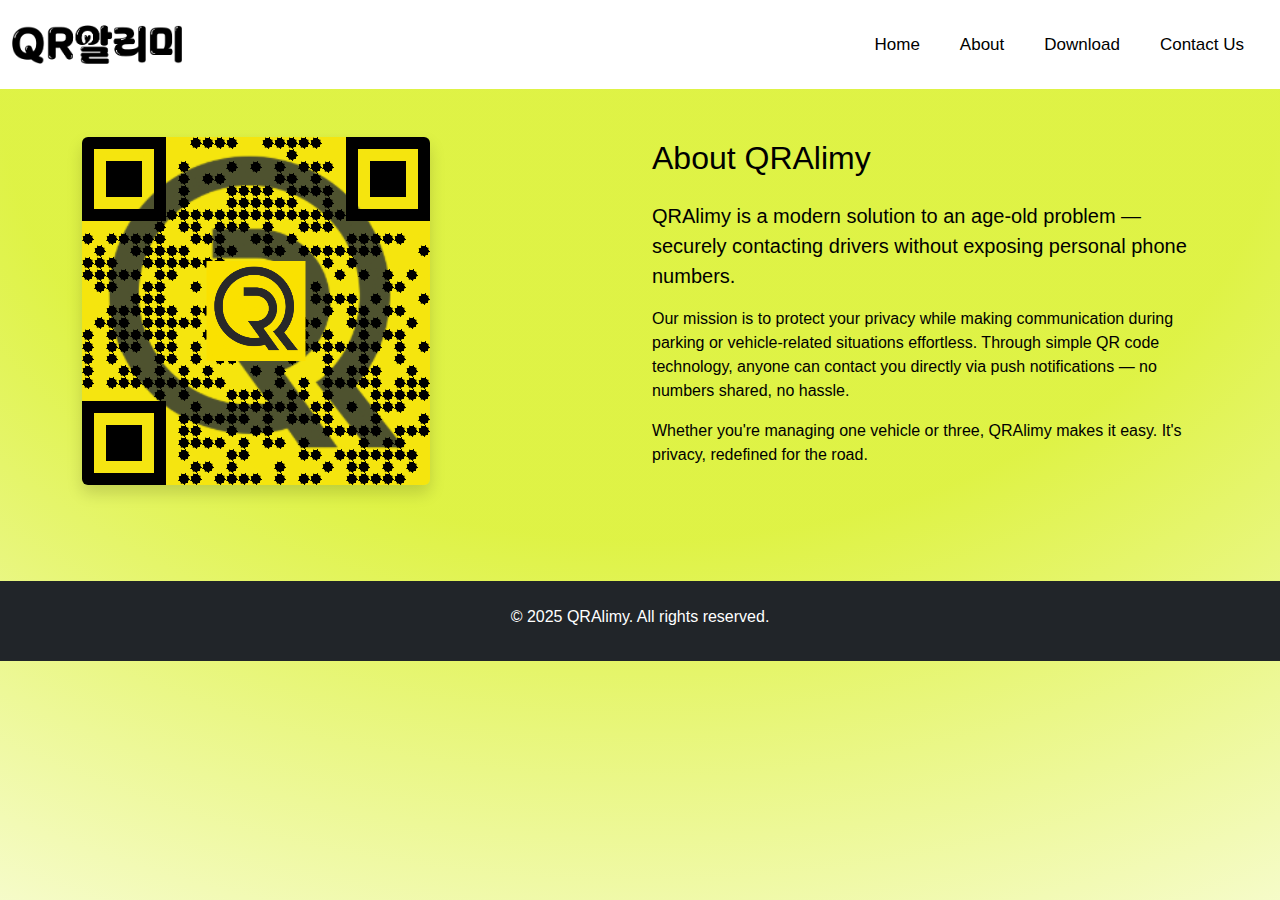
<file: about.html>
<!DOCTYPE html>
<html lang="en">
<head>
  <meta charset="UTF-8">
  <title>About | QRAlimy</title>
  <meta name="viewport" content="width=device-width, initial-scale=1.0">
  <link href="https://cdn.jsdelivr.net/npm/bootstrap@5.3.0/dist/css/bootstrap.min.css" rel="stylesheet">
  <link href="https://cdnjs.cloudflare.com/ajax/libs/font-awesome/6.5.0/css/all.min.css" rel="stylesheet">
  <link rel="stylesheet" href="style.css"> 
</head>
<body>

  <nav class="navbar navbar-expand-lg px-4 w-100">
    <div class="container-fluid">
      <a class="navbar-brand" href="index.html"><img src="koreanlogo.png" class="img-fluid" style="max-height: 40px;" alt="Logo"></a>
      <button class="navbar-toggler" type="button" data-bs-toggle="collapse" data-bs-target="#navbarNav">
        <span class="navbar-toggler-icon"></span>
      </button>
      <div class="collapse navbar-collapse" id="navbarNav">
        <ul class="navbar-nav ms-auto text-right pe-4">
          <li class="nav-item"><a class="nav-link" href="index.html">Home</a></li>
          <li class="nav-item"><a class="nav-link active" href="#">About</a></li>
          <li class="nav-item"><a class="nav-link" href="index.html#download-section">Download</a></li>
          <li class="nav-item"><a class="nav-link" href="contact.html">Contact Us</a></li>
        </ul>
      </div>
    </div>
  </nav>

  <!-- About Section -->
  <section class="py-5">
    <div class="container">
      <div class="row align-items-center">
        <div class="col-md-6 mb-4 mb-md-0">
          <img src="qr.png" alt="QRAlimy About" class="img-fluid rounded shadow">
        </div>
        <div class="col-md-6">
          <h2 class="mb-4">About QRAlimy</h2>
          <p class="lead">
            QRAlimy is a modern solution to an age-old problem — securely contacting drivers without exposing personal phone numbers.
          </p>
          <p>
            Our mission is to protect your privacy while making communication during parking or vehicle-related situations effortless. Through simple QR code technology, anyone can contact you directly via push notifications — no numbers shared, no hassle.
          </p>
          <p>
            Whether you're managing one vehicle or three, QRAlimy makes it easy. It's privacy, redefined for the road.
          </p>
        </div>
      </div>
    </div>
  </section>

  <footer class="bg-dark text-white pt-4 pb-3 mt-5">
    <div class="container text-center">
      <p>© 2025 QRAlimy. All rights reserved.</p>
    </div>
  </footer>

  <script src="https://cdn.jsdelivr.net/npm/bootstrap@5.3.6/dist/js/bootstrap.bundle.min.js"></script>
</body>
</html>
</file>
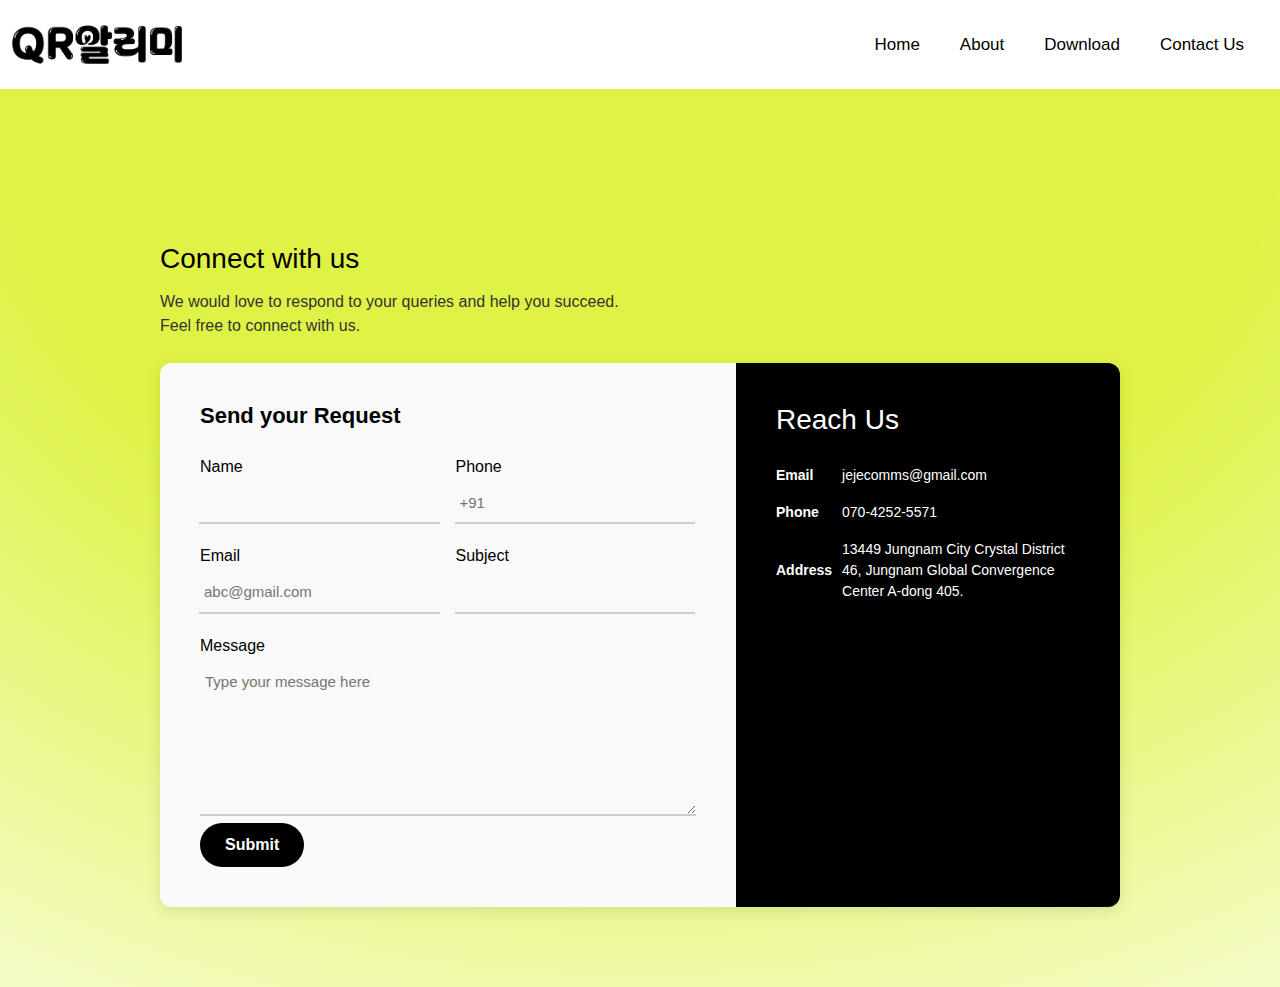
<file: contact.html>
<!DOCTYPE html>
<html lang="en">

<head>

 <meta charset="UTF-8">
    <meta name="viewport" content="width=device-width, initial-scale=1.0">
    <title>Contact Us</title>
     <meta name="viewport" content="width=device-width,initial-scale=1.0">
        <link href="https://cdn.jsdelivr.net/npm/bootstrap@5.3.0/dist/css/bootstrap.min.css" rel="stylesheet">
    <link rel="stylesheet" href="stylec.css">
    <link href="https://fonts.googleapis.com/css2?family=Montserrat:wght@700&display=swap" rel="stylesheet">
</head>

<body>

    <section class="header">
              
               <nav class="navbar navbar-expand-lg  px-4 w-100">
  <div class="container-fluid">
    <a class="navbar-brand" href="#"><img src="koreanlogo.png" class="img-fluid" style="max-height: 80px;" alt="Logo"></a>
    <button class="navbar-toggler" type="button" data-bs-toggle="collapse" data-bs-target="#navbarNav" aria-controls="navbarNav" aria-expanded="false" aria-label="Toggle navigation">
      <span class="navbar-toggler-icon"></span>
    </button>
    <div class="collapse navbar-collapse" id="navbarNav">
      <ul class="navbar-nav ms-auto text-right pe-4">
        <br>
        <li class="nav-item">
          <a class="nav-link active" aria-current="page" href="index.html">Home</a>
        </li>
        <li class="nav-item">
          <a class="nav-link" href="about.html">About</a>
        </li>
        <li class="nav-item">
          <a class="nav-link" href="index.html#download-section">Download</a>
        </li>
        <li class="nav-item">
          <a class="nav-link" href="contact.html">Contact Us</a>
        </li>
      </ul>
    </div>
  </div>
</nav>
    <div class="container">
        <p> <br><br></p>
        <h1>Connect with us</h1>
        <p>We would love to respond to your queries and help you succeed.<br>
            Feel free to connect with us.</p>
        <div class="contact-box">
            <div class="contact-left">
                <h3>Send your Request</h3>
                <form id="contactForm">
                    <div class="input-row">
                        <div class="input-group">
                            <label>Name</label>
                            <input type="text" name="name" required>
                        </div>
                        <div class="input-group">
                            <label>Phone</label>
                            <input type="text" name="phone" placeholder="+91" required>
                        </div>
                    </div>
                    <div class="input-row">
                        <div class="input-group">
                            <label>Email</label>
                            <input type="email" name="email" placeholder="abc@gmail.com" required>
                        </div>
                        <div class="input-group">
                            <label>Subject</label>
                            <input type="text" name="subject" required>
                        </div>
                    </div>
                    <label>Message</label>
                    <textarea rows="6" name="message" placeholder="Type your message here" required></textarea>
                    <button type="submit">Submit</button>
                </form>
            </div>

            <div class="contact-right">
                <h3>Reach Us</h3>
                <table>
                    <tr>
                        <td>Email</td>
                        <td>jejecomms@gmail.com</td>
                    </tr>
                    <tr>
                        <td>Phone</td>
                        <td>070-4252-5571</td>
                    </tr>
                    <tr>
                        <td>Address</td>
                        <td>13449 Jungnam City Crystal District 46,
                    Jungnam Global Convergence Center A-dong 405.
                        </td>
                    </tr>
                </table>
            </div>
        </div>
    </div>
    <script src="https://cdn.jsdelivr.net/npm/bootstrap@5.3.0/dist/js/bootstrap.bundle.min.js"></script>
</body>

</html>
</file>
<file: stylec.css>
* {
    margin: 0;
    padding: 0;
    box-sizing: border-box;
}

body {
    background: radial-gradient(125% 125% at 50% 10%, #d8f020d4 40%, #ffffff 100%);
    font-size: 16px;
    font-family: 'Poppins', sans-serif;
    color: #000;
}

/* Navigation Bar */
.navbar-brand img {
  width: 170px;
}

.navbar {
  padding: 20px 0 !important;
  background: #ffffff;
}

.nav-item {
  margin: 10px 0 10px 40px;
}

.nav-link {
  color: #000000 !important;
  font-size: 17px !important;
  padding: 0 0 5px 0 !important;
  display: unset !important;
}

.nav-link:hover {
  border-bottom: 3px solid #facc15;
}

.company-name {
    position: absolute;
    left: 50%;
    transform: translateX(-50%);
    font-family: 'Poppins', sans-serif;
    font-size: 26px;
    font-weight: 700;
    color: #000;
}

/* Contact Container */
.container {
    width: 90%;
    max-width: 1000px;
    margin: 60px auto;
    padding: 20px;
}

/* Contact Box Layout */
.contact-box {
    background: #ffffff;
    display: flex;
    border-radius: 12px;
    box-shadow: 0 4px 15px rgba(0,0,0,0.1);
    overflow: hidden;
}

/* Left Side - Form */
.contact-left {
    flex-basis: 60%;
    padding: 40px;
    background: #f9f9f9;
}

.contact-left h3 {
    font-size: 22px;
    font-weight: 600;
    margin-bottom: 25px;
    color: #000;
}

/* Right Side - Info */
.contact-right {
    flex-basis: 40%;
    padding: 40px;
    background: #000;
    color: #fff;
}

h1 {
    margin-bottom: 15px;
    font-size: 28px;
    color: #000;
}

.container p {
    font-size: 16px;
    color: #333;
    margin-bottom: 25px;
}

/* Input Styles */
.input-row {
    display: flex;
    justify-content: space-between;
    margin-bottom: 20px;
    gap: 15px;
}

.input-group {
    flex: 1;
}

input, textarea {
    width: 100%;
    border: none;
    border-bottom: 2px solid #ccc;
    padding: 8px 5px;
    font-size: 15px;
    background: transparent;
    outline: none;
    transition: border-color 0.3s ease;
}

input:focus, textarea:focus {
    border-bottom: 2px solid #facc15;
}

textarea {
    resize: vertical;
    min-height: 100px;
}

label {
    margin-bottom: 5px;
    display: block;
    font-weight: 500;
    color: #000;
}

/* Submit Button */
button {
    background: #000;
    color: #fff;
    border: none;
    padding: 10px 25px;
    border-radius: 25px;
    font-weight: 600;
    cursor: pointer;
    transition: background-color 0.3s ease;
}

button:hover {
    background: #facc15;
    color: #000;
}

/* Table Styles (Right Side) */
table {
    width: 100%;
    margin-top: 20px;
    color: #fff;
    font-size: 14px;
}

tr td:first-child {
    font-weight: bold;
    padding-right: 10px;
}

tr td {
    padding: 8px 0;
}

/* Responsive */
@media (max-width: 768px) {
    .contact-box {
        flex-direction: column;
    }
    .company-name {
        position: static;
        transform: none;
        text-align: center;
        margin: 10px auto;
    }
    .input-row {
        flex-direction: column;
    }
}
</file>
<file: style.css>
/* Global Reset and Base Styles */
* {
  margin: 0;
  padding: 0;
  box-sizing: border-box;
}
html{
  scroll-behavior: smooth;
   max-width: 100%;
  overflow-x: hidden;
}

body {
  margin: 0;
  padding: 0;
  font-family: 'Montserrat', sans-serif;
  background: radial-gradient(125% 125% at 50% 10%, #d8f020d4 40%, #ffffff 100%);
  background-repeat: no-repeat;
  background-size: cover;
  background-attachment: fixed;
  color: #000000;
}

/* Navbar */
.navbar-brand img {
  width: 170px;
}

.navbar {
  padding: 20px 0 !important;
  background: #ffffff;
}

.nav-item {
  margin: 10px 0 10px 40px;
}

.nav-link {
  color: #000000 !important;
  font-size: 17px !important;
  padding: 0 0 5px 0 !important;
  display: unset !important;
}

.nav-link:hover {
  border-bottom: 3px solid #facc15;
}

.starthead{
  font-family: "Carter One";
  font-weight: 700;
}




.car-image {
  width: 100%;
  max-width: 700px;  /* Controls the maximum width */
  height: auto;      /* Maintains aspect ratio */
  display: block;
  margin-left: auto;
  margin-right: -17px;
}



/* Banner */
.banner {
  
  margin-top: 8% !important;
  color: #000000;
  padding: 0 15px;
}

.banner h1 {
  font-size: 2rem; /* Smaller on small devices */
  padding-left: 15px;
  text-align: left;
}

.banner p {
  padding-left: 15px;
  font-size: 1rem;
}


.banner h1 {
  font-size: 2rem; /* Smaller on small devices */
  padding-left: 15px;
  text-align: left;
}

.banner p {
  padding-left: 15px;
  font-size: 1rem;
}

.banner h4 {
   font-family: "Tsukimi Rounded", sans-serif;
  font-weight: 600;
  font-style: normal;
  padding-top: 35px;
  padding-left: 20px;
}

.banner i {
  font-size: 35px;
}

.banner a {
  font-size: 20px;
  padding: 12px 10px;
  width: 190px;
  display: inline-block;
  font-weight: bold;
  background: transparent;
  text-decoration: none;
  color: #000000;
  border: 2px solid #000000;
  border-radius: 10px;
  text-align: center;
  margin-top: 30px;
  margin-left: 25px;
  transition: background-color 0.3s ease, color 0.3s ease, border 0.3s ease;
}

.banner a:hover {
  background-color: #ffffff;
  color: #000;
  border-color: #000;
}

.express-btn {
  width: auto;
  font-size: 1rem;
  padding: 10px 20px;
  
}
@media (min-width: 768px) {
  .banner h1 {
    font-size: 3rem;
    padding-left: 40px;
  }
  .banner p {
    font-size: 1.25rem;
    padding-left: 40px;
  }
  .banner img {
    max-height: 300px;
  }
  .express-btn {
    font-size: 1.25rem;
    padding: 12px 30px;
  }
}
.feature{
   font-family: "Tsukimi Rounded", sans-serif;
}
/* Services */
.service {
  margin: 50px 0;
  padding: 0 10px 0 20px;
}

.title {
   font-family: "Tsukimi Rounded", sans-serif;
  text-align: left;
  font-weight: bold;
  margin-bottom: 30px;
}

.subtitle {
  text-align: left;
  font-size: larger;
  margin-bottom: 70px;
}

.feature {
  text-align: center;
  font-weight: bolder;
  margin-bottom: 40px;
}

.service-box {
  cursor: pointer;
  padding: 0 20px;
  margin-bottom: 30px;
  text-align: center;
}

.service-box img {
  max-width: 100%;
  height: auto;
  margin: 20px auto;
}

.service-box h6 {
  font-size: larger;
  font-weight: bolder;
  margin-top: 10px;
}

.service-box p {
  color: #343333;
  font-size: 16px;
}

/* Footer */
footer {
  background-color: #343a40;
  color: #ffffff;
}

footer h5 {
  font-weight: bold;
}

footer a {
  color: #ffffff;
  text-decoration: none;
}

footer a:hover {
  text-decoration: underline;
}

footer .border-light {
  border-top: 1px solid #ccc;
  margin-top: 20px;
  margin-bottom: 10px;
}

/* Responsive Design */
@media (max-width: 768px) {
  .banner h1,
  .banner p,
  .banner h4 {
    padding-left: 15px;
    text-align: center;
  }

  .banner img {
    padding-left: 0;
    max-height: 200px;
  }

  .banner a {
    margin-left: 0;
    margin-bottom: 15px;
  }

  .nav-item {
    margin-left: 0;
    text-align: center;
  }

  .service {
    padding-left: 15px;
    padding-right: 15px;
  }

  .service-box {
    padding: 10px;
  }
}
followus{
  padding: 20px;
}
</file>
